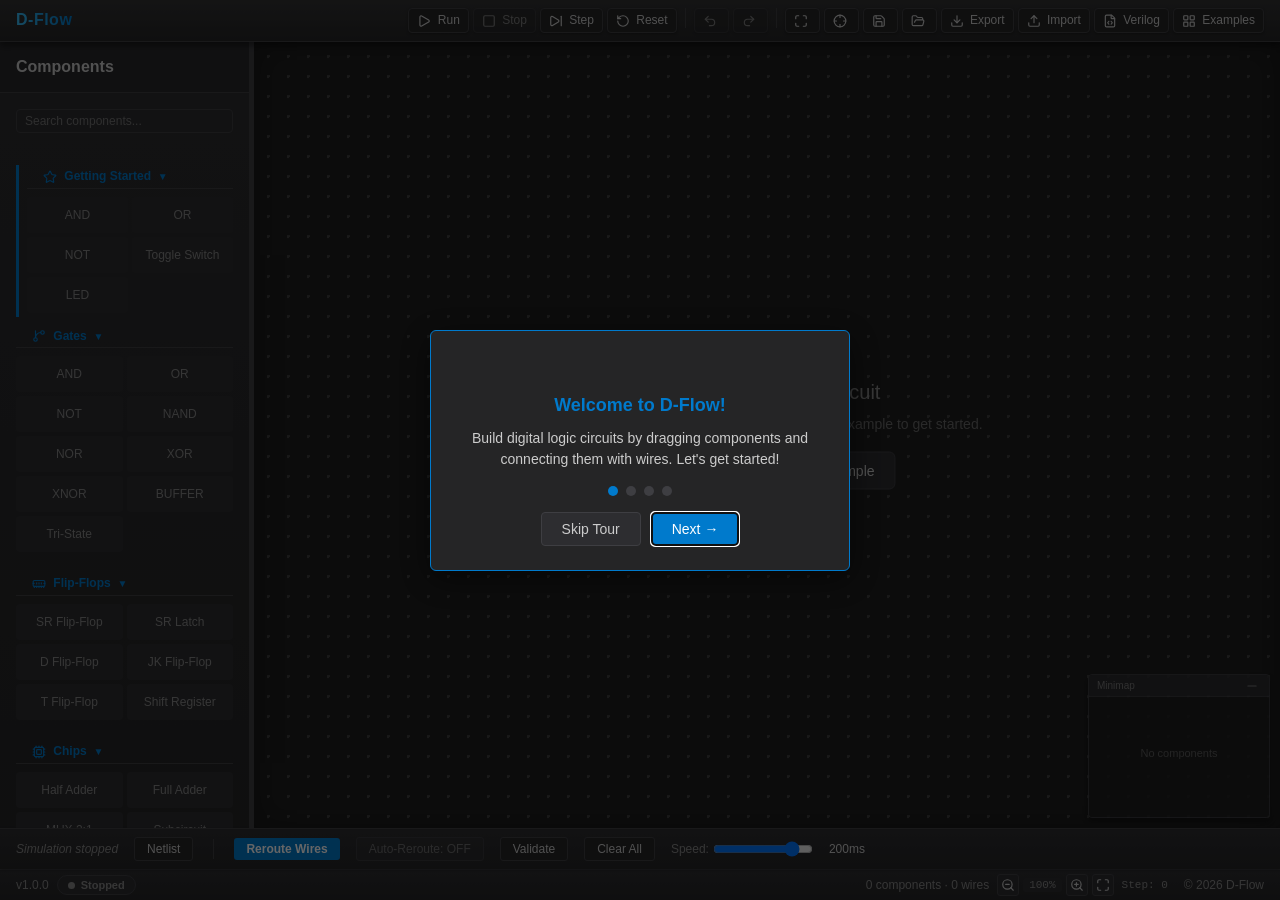
<file: index.html>
<!DOCTYPE html>
<html lang="en" data-theme="dark">
<head>
  <meta charset="UTF-8">
  <meta name="viewport" content="width=device-width, initial-scale=1.0">
  <title>D-Flow Logic Simulator</title>
  <link rel="icon" type="image/svg+xml" href="favicon.svg">
  <link rel="icon" type="image/x-icon" href="favicon.ico">
  <link rel="stylesheet" href="css/main.css">
</head>
<body>
  <div id="app" role="application" aria-label="D-Flow Logic Simulator">
    <!-- The header, sidebar, canvas, etc. are built dynamically by JS -->
  </div>
  <script src="js/lib/lucide.js"></script>
  <script type="module" src="js/main.js"></script>
</body>
</html>
</file>
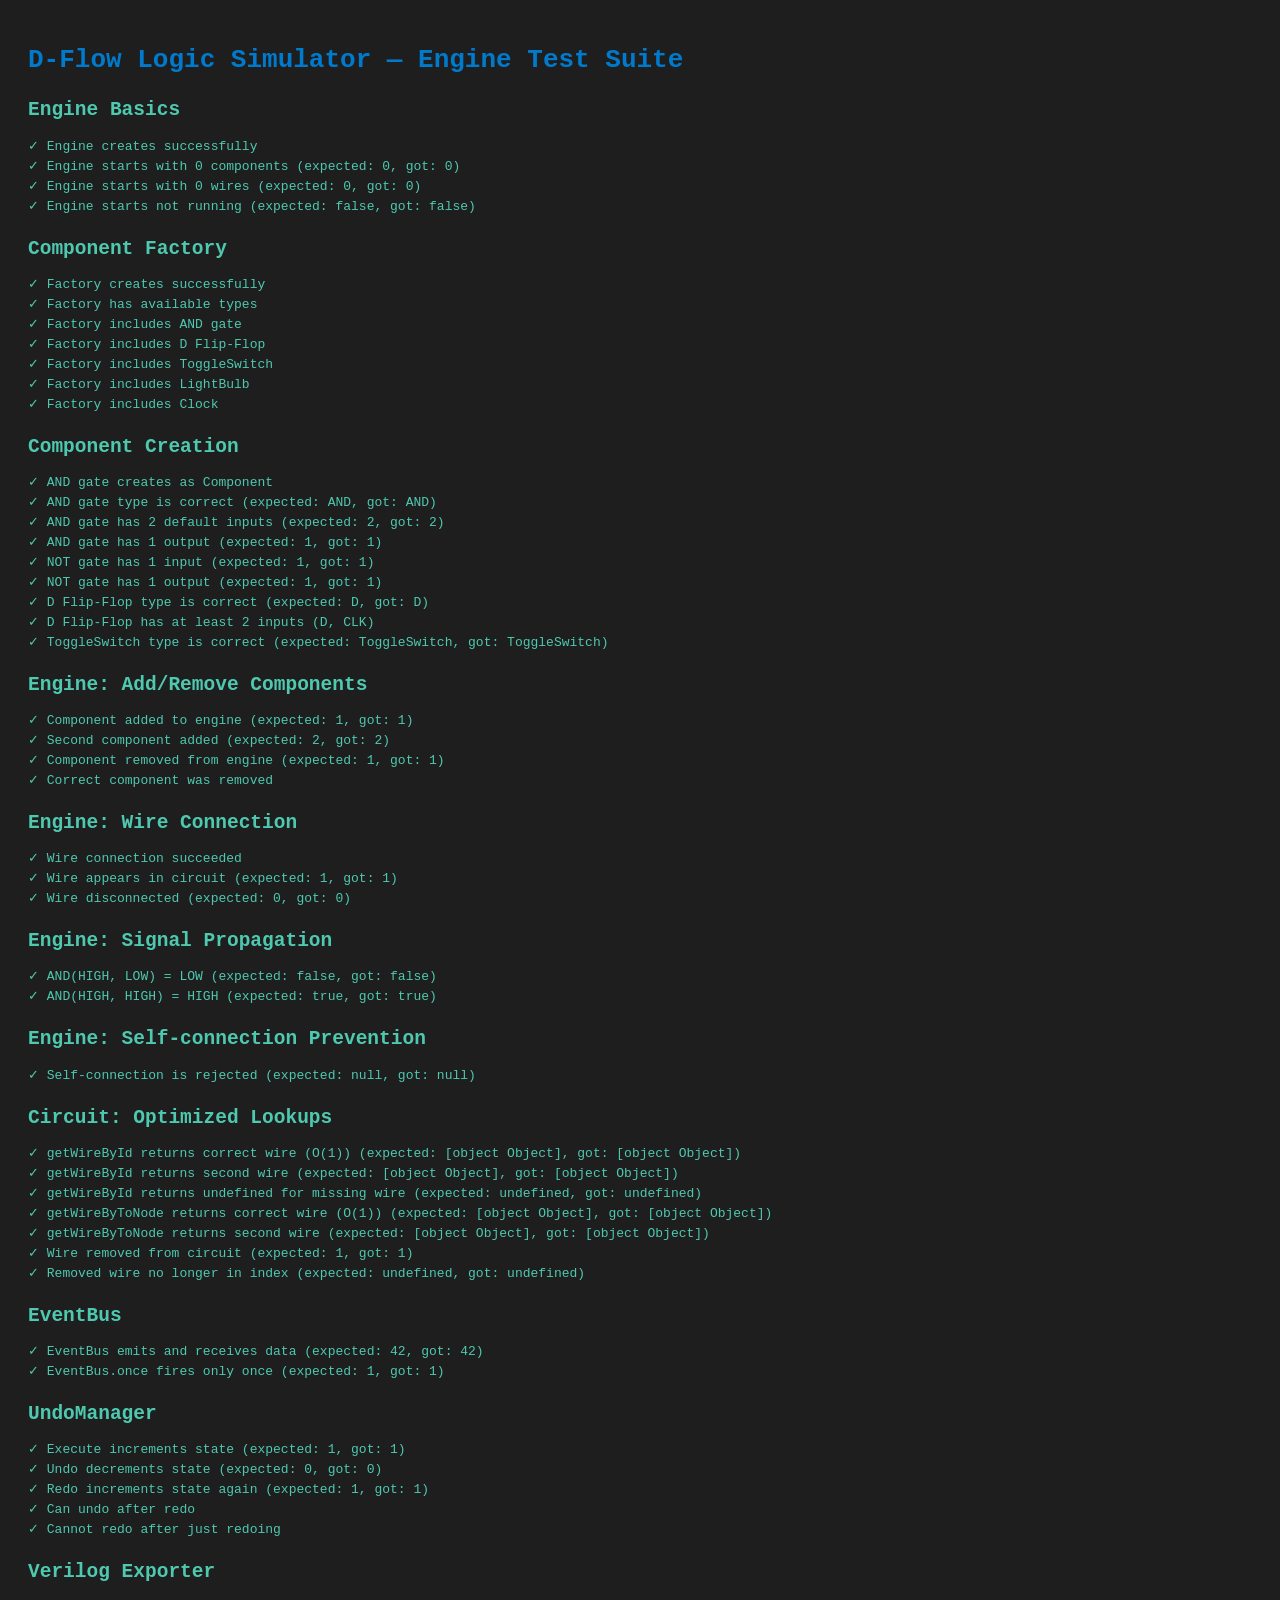
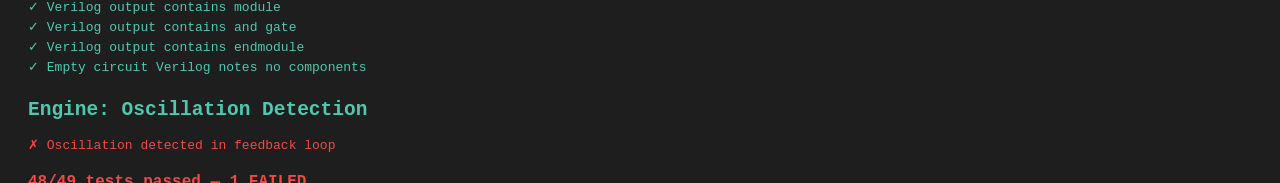
<file: tests/engine-tests.html>
<!DOCTYPE html>
<html lang="en">
<head>
  <meta charset="UTF-8">
  <title>D-Flow Engine Tests</title>
  <style>
    body { font-family: monospace; background: #1e1e1e; color: #ccc; padding: 20px; }
    .pass { color: #4ec9b0; }
    .fail { color: #f44747; }
    .summary { margin-top: 20px; font-size: 16px; font-weight: bold; }
    h1 { color: #007acc; }
    h2 { color: #4ec9b0; margin-top: 24px; }
    .test-line { margin: 4px 0; }
  </style>
</head>
<body>
  <h1>D-Flow Logic Simulator — Engine Test Suite</h1>
  <div id="results"></div>
  <div id="summary" class="summary"></div>

  <script type="module">
    import { Engine } from '../js/core/Engine.js';
    import { Circuit } from '../js/core/Circuit.js';
    import { Component } from '../js/core/Component.js';
    import { ComponentFactory } from '../js/core/ComponentFactory.js';
    import { EventBus } from '../js/utils/EventBus.js';
    import { UndoManager } from '../js/utils/UndoManager.js';
    import { VerilogExporter } from '../js/utils/VerilogExporter.js';
    import { ConfirmDialog } from '../js/utils/ConfirmDialog.js';

    const results = document.getElementById('results');
    let passed = 0;
    let failed = 0;

    function assert(condition, testName) {
      if (condition) {
        passed++;
        results.innerHTML += `<div class="test-line pass">✓ ${testName}</div>`;
      } else {
        failed++;
        results.innerHTML += `<div class="test-line fail">✗ ${testName}</div>`;
      }
    }

    function assertEqual(actual, expected, testName) {
      assert(actual === expected, `${testName} (expected: ${expected}, got: ${actual})`);
    }

    // ─── Engine Basics ───
    results.innerHTML += '<h2>Engine Basics</h2>';

    const engine = new Engine();
    assert(engine instanceof Engine, 'Engine creates successfully');
    assertEqual(engine.components.size, 0, 'Engine starts with 0 components');
    assertEqual(engine.wires.length, 0, 'Engine starts with 0 wires');
    assertEqual(engine.running, false, 'Engine starts not running');

    // ─── Component Factory ───
    results.innerHTML += '<h2>Component Factory</h2>';

    const factory = new ComponentFactory();
    assert(factory instanceof ComponentFactory, 'Factory creates successfully');

    const types = factory.getAvailableTypes();
    assert(types.length > 0, 'Factory has available types');
    assert(types.some(t => t.type === 'AND'), 'Factory includes AND gate');
    assert(types.some(t => t.type === 'D'), 'Factory includes D Flip-Flop');
    assert(types.some(t => t.type === 'ToggleSwitch'), 'Factory includes ToggleSwitch');
    assert(types.some(t => t.type === 'LightBulb'), 'Factory includes LightBulb');
    assert(types.some(t => t.type === 'Clock'), 'Factory includes Clock');

    // ─── Component Creation ───
    results.innerHTML += '<h2>Component Creation</h2>';

    const andGate = factory.createComponent('AND');
    assert(andGate instanceof Component, 'AND gate creates as Component');
    assertEqual(andGate.type, 'AND', 'AND gate type is correct');
    assertEqual(andGate.inputs.length, 2, 'AND gate has 2 default inputs');
    assertEqual(andGate.outputs.length, 1, 'AND gate has 1 output');

    const notGate = factory.createComponent('NOT');
    assertEqual(notGate.inputs.length, 1, 'NOT gate has 1 input');
    assertEqual(notGate.outputs.length, 1, 'NOT gate has 1 output');

    const dff = factory.createComponent('D');
    assertEqual(dff.type, 'D', 'D Flip-Flop type is correct');
    assert(dff.inputs.length >= 2, 'D Flip-Flop has at least 2 inputs (D, CLK)');

    const toggle = factory.createComponent('ToggleSwitch');
    assertEqual(toggle.type, 'ToggleSwitch', 'ToggleSwitch type is correct');

    // ─── Engine: Add/Remove Components ───
    results.innerHTML += '<h2>Engine: Add/Remove Components</h2>';

    const eng2 = new Engine();
    const g1 = factory.createComponent('AND');
    g1.id = 'test_and1';
    eng2.addComponent(g1);
    assertEqual(eng2.components.size, 1, 'Component added to engine');

    const g2 = factory.createComponent('OR');
    g2.id = 'test_or1';
    eng2.addComponent(g2);
    assertEqual(eng2.components.size, 2, 'Second component added');

    eng2.removeComponent('test_and1');
    assertEqual(eng2.components.size, 1, 'Component removed from engine');
    assert(eng2.components.has('test_or1'), 'Correct component was removed');

    // ─── Engine: Wire Connection ───
    results.innerHTML += '<h2>Engine: Wire Connection</h2>';

    const eng3 = new Engine();
    const sw = factory.createComponent('ToggleSwitch');
    sw.id = 'sw1';
    const bulb = factory.createComponent('LightBulb');
    bulb.id = 'bulb1';
    eng3.addComponent(sw);
    eng3.addComponent(bulb);

    const fromNode = sw.outputs[0].id;
    const toNode = bulb.inputs[0].id;
    const wireId = eng3.connect(fromNode, toNode);
    assert(wireId !== null, 'Wire connection succeeded');
    assertEqual(eng3.wires.length, 1, 'Wire appears in circuit');

    eng3.disconnect(wireId);
    assertEqual(eng3.wires.length, 0, 'Wire disconnected');

    // ─── Engine: Signal Propagation ───
    results.innerHTML += '<h2>Engine: Signal Propagation</h2>';

    const eng4 = new Engine();
    const hi = factory.createComponent('HighConstant');
    hi.id = 'hi1';
    const lo = factory.createComponent('LowConstant');
    lo.id = 'lo1';
    const andG = factory.createComponent('AND');
    andG.id = 'and1';
    const outBulb = factory.createComponent('LightBulb');
    outBulb.id = 'out1';
    eng4.addComponent(hi);
    eng4.addComponent(lo);
    eng4.addComponent(andG);
    eng4.addComponent(outBulb);

    // Connect: High → AND input 0, Low → AND input 1, AND output → LightBulb
    eng4.connect(hi.outputs[0].id, andG.inputs[0].id);
    eng4.connect(lo.outputs[0].id, andG.inputs[1].id);
    eng4.connect(andG.outputs[0].id, outBulb.inputs[0].id);

    eng4.step();
    // AND(1, 0) = 0
    assertEqual(andG.outputs[0].value, false, 'AND(HIGH, LOW) = LOW');

    // Now connect both inputs HIGH
    const eng5 = new Engine();
    const hi2 = factory.createComponent('HighConstant');
    hi2.id = 'hi2';
    const hi3 = factory.createComponent('HighConstant');
    hi3.id = 'hi3';
    const andG2 = factory.createComponent('AND');
    andG2.id = 'and2';
    eng5.addComponent(hi2);
    eng5.addComponent(hi3);
    eng5.addComponent(andG2);

    eng5.connect(hi2.outputs[0].id, andG2.inputs[0].id);
    eng5.connect(hi3.outputs[0].id, andG2.inputs[1].id);
    eng5.step();

    assertEqual(andG2.outputs[0].value, true, 'AND(HIGH, HIGH) = HIGH');

    // ─── Engine: Self-connection prevention ───
    results.innerHTML += '<h2>Engine: Self-connection Prevention</h2>';

    const eng6 = new Engine();
    const g3 = factory.createComponent('OR');
    g3.id = 'g3';
    eng6.addComponent(g3);
    const selfConnect = eng6.connect(g3.outputs[0].id, g3.inputs[0].id);
    assertEqual(selfConnect, null, 'Self-connection is rejected');

    // ─── Circuit: Optimized Lookups ───
    results.innerHTML += '<h2>Circuit: Optimized Lookups</h2>';

    const circuit = new Circuit();
    const wire1 = { id: 'w1', from: { componentId: 'c1', nodeId: 'c1.output.0' }, to: { componentId: 'c2', nodeId: 'c2.input.0' } };
    const wire2 = { id: 'w2', from: { componentId: 'c3', nodeId: 'c3.output.0' }, to: { componentId: 'c4', nodeId: 'c4.input.0' } };
    circuit.addWire(wire1);
    circuit.addWire(wire2);

    assertEqual(circuit.getWireById('w1'), wire1, 'getWireById returns correct wire (O(1))');
    assertEqual(circuit.getWireById('w2'), wire2, 'getWireById returns second wire');
    assertEqual(circuit.getWireById('w999'), undefined, 'getWireById returns undefined for missing wire');
    assertEqual(circuit.getWireByToNode('c2.input.0'), wire1, 'getWireByToNode returns correct wire (O(1))');
    assertEqual(circuit.getWireByToNode('c4.input.0'), wire2, 'getWireByToNode returns second wire');

    circuit.removeWire('w1');
    assertEqual(circuit.wires.length, 1, 'Wire removed from circuit');
    assertEqual(circuit.getWireById('w1'), undefined, 'Removed wire no longer in index');

    // ─── EventBus ───
    results.innerHTML += '<h2>EventBus</h2>';

    const bus = new EventBus();
    let received = null;
    bus.on('test-event', (data) => { received = data; });
    bus.emit('test-event', 42);
    assertEqual(received, 42, 'EventBus emits and receives data');

    let onceReceived = 0;
    bus.once('once-event', () => { onceReceived++; });
    bus.emit('once-event');
    bus.emit('once-event');
    assertEqual(onceReceived, 1, 'EventBus.once fires only once');

    // ─── UndoManager ───
    results.innerHTML += '<h2>UndoManager</h2>';

    const um = new UndoManager();
    let state = 0;
    const incCmd = {
      execute: () => { state++; return true; },
      undo: () => { state--; }
    };
    um.execute(incCmd);
    assertEqual(state, 1, 'Execute increments state');
    um.undo();
    assertEqual(state, 0, 'Undo decrements state');
    um.redo();
    assertEqual(state, 1, 'Redo increments state again');
    assert(um.canUndo(), 'Can undo after redo');
    assert(!um.canRedo(), 'Cannot redo after just redoing');

    // ─── Verilog Exporter ───
    results.innerHTML += '<h2>Verilog Exporter</h2>';

    const vEng = new Engine();
    const vAnd = factory.createComponent('AND');
    vAnd.id = 'and_v';
    const vHi = factory.createComponent('HighConstant');
    vHi.id = 'hi_v';
    const vLo = factory.createComponent('LowConstant');
    vLo.id = 'lo_v';
    const vBulb = factory.createComponent('LightBulb');
    vBulb.id = 'bulb_v';
    vEng.addComponent(vAnd);
    vEng.addComponent(vHi);
    vEng.addComponent(vLo);
    vEng.addComponent(vBulb);
    vEng.connect(vHi.outputs[0].id, vAnd.inputs[0].id);
    vEng.connect(vLo.outputs[0].id, vAnd.inputs[1].id);
    vEng.connect(vAnd.outputs[0].id, vBulb.inputs[0].id);

    const verilog = VerilogExporter.export(vEng);
    assert(verilog.includes('module'), 'Verilog output contains module');
    assert(verilog.includes('and'), 'Verilog output contains and gate');
    assert(verilog.includes('endmodule'), 'Verilog output contains endmodule');

    const emptyVerilog = VerilogExporter.export(new Engine());
    assert(emptyVerilog.includes('Empty Circuit'), 'Empty circuit Verilog notes no components');

    // ─── Engine: Oscillation Detection ───
    results.innerHTML += '<h2>Engine: Oscillation Detection</h2>';

    let oscEventFired = false;
    document.addEventListener('simulation-error', () => { oscEventFired = true; });

    // Create a NOT gate feedback loop (classic oscillator)
    const oscEng = new Engine();
    const notG = factory.createComponent('NOT');
    notG.id = 'not_osc';
    oscEng.addComponent(notG);
    // Connect NOT output back to its own input — should be prevented
    // Actually self-connection is prevented, so we need two NOT gates
    const notG2 = factory.createComponent('NOT');
    notG2.id = 'not_osc2';
    oscEng.addComponent(notG2);
    oscEng.connect(notG.outputs[0].id, notG2.inputs[0].id);
    oscEng.connect(notG2.outputs[0].id, notG.inputs[0].id);
    oscEng.step();
    // After step, oscillation should be detected
    assert(oscEng._oscillationDetected, 'Oscillation detected in feedback loop');

    // ─── Summary ───
    const summary = document.getElementById('summary');
    const total = passed + failed;
    const allPassed = failed === 0;
    summary.innerHTML = `<span class="${allPassed ? 'pass' : 'fail'}">${passed}/${total} tests passed${allPassed ? ' — ALL PASSED!' : ` — ${failed} FAILED`}</span>`;
  </script>
</body>
</html>
</file>
<file: css/main.css>
@import url('theme.css');
@import url('header.css');
@import url('sidebar.css');
@import url('canvas.css');
@import url('toolbar.css');
@import url('footer.css');
@import url('components.css');
@import url('toast.css');

* {
  margin: 0;
  padding: 0;
  box-sizing: border-box;
}

html, body {
  height: 100%;
  background-color: var(--color-bg);
  color: var(--color-text);
  font-family: var(--font-family);
  font-size: var(--font-size-md);
  overflow: hidden;
}

#app {
  --sidebar-width: 250px;
  --right-panel-width: 0px;
  display: grid;
  grid-template-rows: auto 1fr auto auto;
  grid-template-columns: var(--sidebar-width) 4px 1fr var(--right-panel-width);
  grid-template-areas:
    "header  header  header  header"
    "sidebar splitter canvas right"
    "toolbar toolbar toolbar toolbar"
    "footer  footer  footer  footer";
  height: 100vh;
  width: 100vw;
}

#splitter {
  grid-area: splitter;
  background: var(--color-border);
  cursor: col-resize;
  transition: background var(--transition-speed);
  user-select: none;
  z-index: 10;
}
#splitter:hover,
#splitter.active {
  background: var(--color-accent);
}

#right-panel {
  grid-area: right;
  background: var(--color-surface);
  border-left: 1px solid var(--color-border);
  overflow: hidden;
  transition: width 0.3s ease;
  width: var(--right-panel-width);
  box-shadow: var(--shadow-md);
}

/* HP-5 FIX: Sidebar overlay backdrop for mobile */
.sidebar-backdrop {
  display: none;
  position: fixed;
  top: 0;
  left: 0;
  width: 100%;
  height: 100%;
  background: rgba(0, 0, 0, 0.5);
  z-index: 29;
  transition: opacity 0.3s ease;
}
.sidebar-backdrop.visible {
  display: block;
}

/* ---------- Responsive Layouts ---------- */

@media (max-width: 1024px) {
  #app {
    grid-template-columns: 0px 0px 1fr 0px;
    grid-template-areas:
      "header header header header"
      "canvas canvas canvas canvas"
      "toolbar toolbar toolbar toolbar"
      "footer footer footer footer";
  }
  #sidebar {
    position: fixed;
    top: 0;
    left: 0;
    height: 100vh;
    width: 250px;
    transform: translateX(-100%);
    transition: transform 0.3s ease;
    z-index: 30;
  }
  #sidebar.open {
    transform: translateX(0);
  }
  #splitter {
    display: none;
  }
  #right-panel {
    position: fixed;
    top: 0;
    right: 0;
    height: 100vh;
    width: 300px;
    transform: translateX(100%);
    transition: transform 0.3s ease;
    z-index: 25;
  }
  #right-panel.open {
    transform: translateX(0);
  }
}

@media (max-width: 767px) {
  #toolbar {
    grid-area: toolbar;
    padding: 6px 8px;
    justify-content: space-around;
    flex-wrap: wrap;
    gap: 6px;
  }
  #footer {
    /* Condensed footer for mobile instead of hiding completely */
    padding: 2px 8px;
    font-size: 10px;
    gap: 6px;
    overflow: hidden;
    min-height: 22px;
  }
  #footer .footer-section {
    font-size: 10px;
    padding: 0 4px;
  }
  #footer .autosave-indicator {
    display: none;
  }
  #footer .footer-zoom-controls {
    display: none;
  }
  /* Ensure header controls have enough touch space */
  #header .header-controls {
    gap: 6px;
  }
}

@media (prefers-reduced-motion: reduce) {
  *, *::before, *::after {
    animation-duration: 0.01ms !important;
    animation-iteration-count: 1 !important;
    transition-duration: 0.01ms !important;
    scroll-behavior: auto !important;
  }
}

/* ===== Lucide Icon Styling ===== */
.lucide-icon {
  display: inline-flex;
  align-items: center;
  justify-content: center;
  vertical-align: middle;
}

.lucide-icon svg {
  width: 100%;
  height: 100%;
}

/* Ensure header buttons with lucide icons are properly aligned */
.header-btn .lucide-icon {
  margin-right: 3px;
}

/* Footer zoom buttons: lucide icon sizing */
.footer-zoom-btn .lucide-icon svg {
  width: 14px;
  height: 14px;
}

/* Mobile delete button: lucide icon sizing */
#mobile-delete-btn .lucide-icon svg {
  width: 18px;
  height: 18px;
}

/* Minimap toggle button: lucide icon sizing */
.minimap-toggle .lucide-icon svg {
  width: 14px;
  height: 14px;
}

/* Help overlay close button: lucide icon sizing */
.help-close-btn .lucide-icon svg {
  width: 18px;
  height: 18px;
}

/* Group headers: lucide icon alignment */
.group-header .lucide-icon {
  margin-right: 4px;
}
</file>
